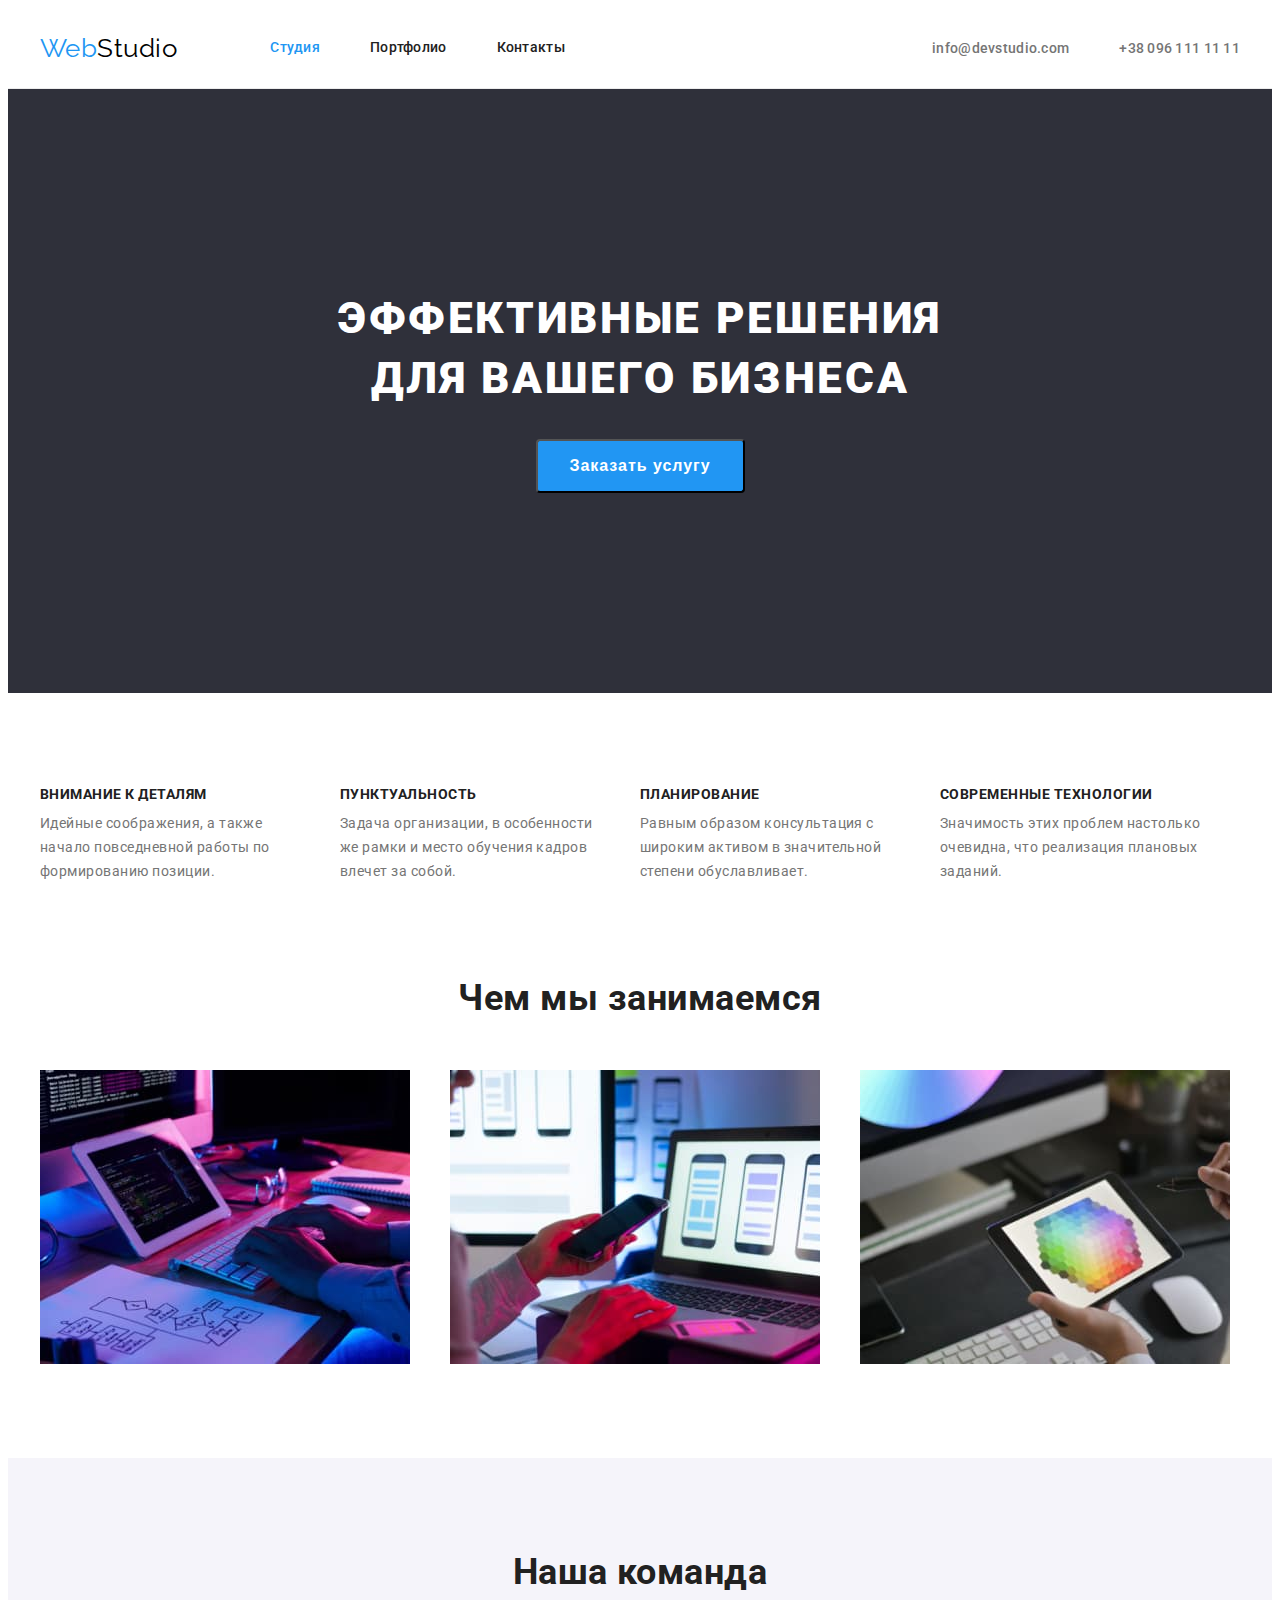
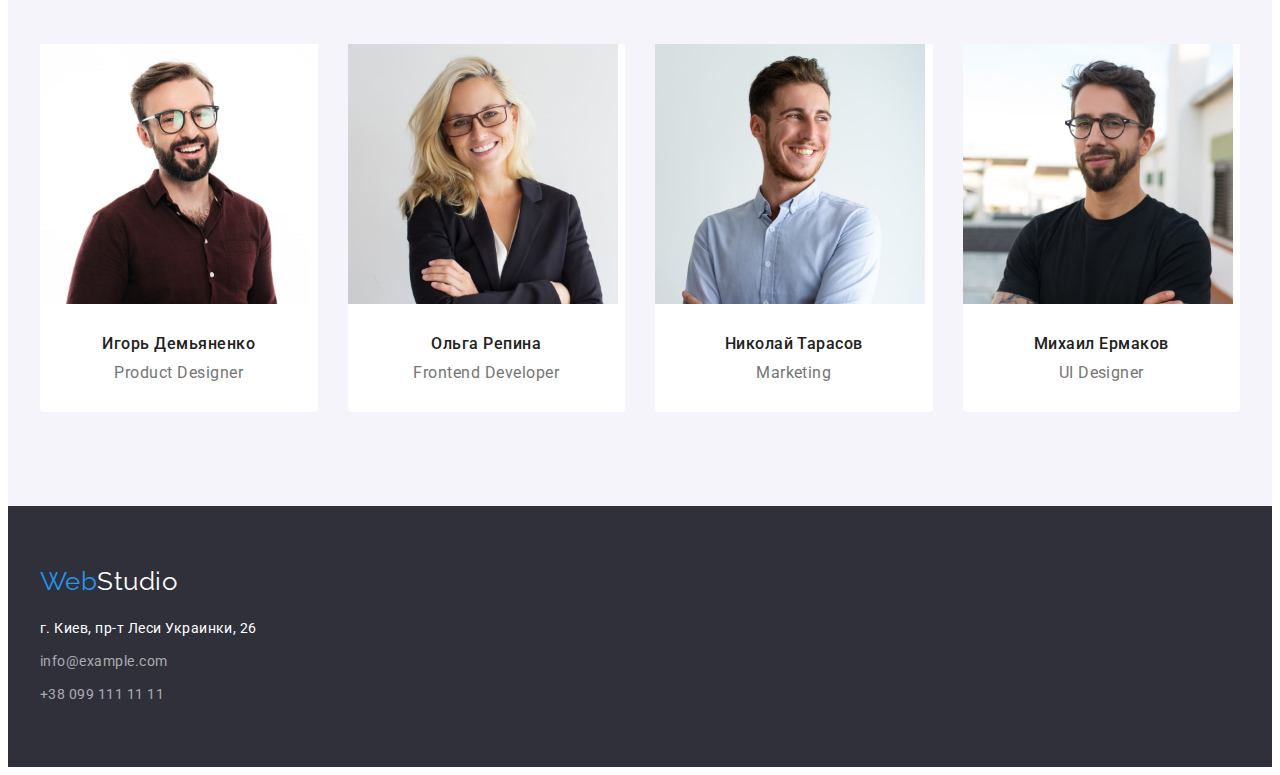
<file: index.html>
<!DOCTYPE html>
<html lang="ru">
<head>
    <meta charset="UTF-8">
    <meta http-equiv="X-UA-Compatible" content="IE=edge">
    <meta name="viewport" content="width=device-width, initial-scale=1.0">
    <title>WebStudio</title>
    <link href="https://fonts.googleapis.com/css2?family=Raleway:wght@700&family=Roboto:wght@400;500;700;900&display=swap" rel="stylesheet">
    <link rel="stylesheet" href="https://cdnjs.cloudflare.com/ajax/libs/modern-normalize/1.1.0/modern-normalize.min.css"
        integrity="sha512-wpPYUAdjBVSE4KJnH1VR1HeZfpl1ub8YT/NKx4PuQ5NmX2tKuGu6U/JRp5y+Y8XG2tV+wKQpNHVUX03MfMFn9Q=="
        crossorigin="anonymous" referrerpolicy="no-referrer" />
    <link rel="stylesheet" href="./css/styles.css">
</head>
<body>
    <!-- ===========HEADER===========-->
    <header class="header-flex">
        <div class="container">
            <a href="./" class="header-logo link">Web<span class="logo-firstly">Studio</span></a>
                <nav>
                    <ul class="header-list list">
                        <li class="header-item"><a href="./" class="link active">Студия</a></li>
                        <li class="header-item"><a href="./portfolio.html" class="link">Портфолио</a></li>
                        <li class="header-item"><a href="./" class="link">Контакты</a></li>
                    </ul>
                </nav>
                <ul class="contacts list">
                    <li class="contacts-item"><a href="mailto:info@devstudio.com" class="link">info@devstudio.com</a></li>
                    <li class="contacts-item"><a href="tel:+380961111111" class="link">+38 096 111 11 11</a></li>
                </ul>
        </div>
    </header>
    <!-- Main unique content -->
    <main>
        <!-- Hero section -->
        <section class="hero">
            <div class="container">
                <h1 class="hero-capt">Эффективные решения для вашего бизнеса</h1>
                <button type="button" class="btn">Заказать услугу</button>
            </div>
        </section>
        <!-- Section our advantage -->
        <section class="our-advantage">
            <div class="container">
            <h2 class="visually-hidden">Наши преимущества</h2>
                <ul class="advantage-list list">
                    <li class="list-item">
                        <h3 class="item-caption">Внимание к деталям</h3>
                        <p class="item-text">Идейные соображения, а также начало повседневной работы по формированию позиции.</p>
                    </li>
                    <li class="list-item">
                        <h3 class="item-caption">Пунктуальность</h3>
                        <p class="item-text">Задача организации, в особенности же рамки и место обучения кадров влечет за собой.</p>
                    </li>
                    <li class="list-item">
                        <h3 class="item-caption">Планирование</h3>
                        <p class="item-text">Равным образом консультация с широким активом в значительной степени обуславливает.</p>
                    </li>
                    <li class="list-item">
                        <h3 class="item-caption">Современные технологии</h3>
                        <p class="item-text">Значимость этих проблем настолько очевидна, что реализация плановых заданий.</p>
                    </li>
                </ul>
            </div>
        </section>
        <!-- What we do -->
        <section class="what-we-do">
            <div class="container">
                <h2 class="section-caption">Чем мы занимаемся</h2>
                <ul class="what-list list">
                    <li class="what-item"><img src="./images/what-we-do/box1.jpg" alt="hand on keyboard" width="370" class="img"></li>
                    <li class="what-item"><img src="./images/what-we-do/box2.jpg" alt="phone in hand" width="370"  class="img"></li>
                    <li class="what-item"><img src="./images/what-we-do/box3.jpg" alt="laptop in hand" width="370" class="img"></li>
                </ul>
            </div>
        </section>
        <!-- Our Team -->
        <section class="team">
            <div class="container">
                <h2 class="section-caption">Наша команда</h2>
                <ul class="team-list list">
                    <li class="item-team">
                        <img src="./images/our-team/img1.jpg" alt="man in glases" width="270" class="img">
                        <div class="team-padding">
                            <h3 class="team-caption">Игорь Демьяненко</h3>
                            <p class="team-text">Product Designer</p>
                        </div>
                        
                    </li>
                    <li class="item-team">
                        <img src="./images/our-team/img2.jpg" alt="woman in glases" width="270"  class="img">
                        <div class="team-padding">
                            <h3 class="team-caption">Ольга Репина</h3>
                            <p class="team-text">Frontend Developer</p>
                        </div>
                    </li>
                    <li class="item-team">
                        <img src="./images/our-team/img3.jpg" alt="man in shirt" width="270"  class="img">
                        <div class="team-padding">
                            <h3 class="team-caption">Николай Тарасов</h3>
                            <p class="team-text">Marketing</p>
                        </div>
                    </li>
                    <li class="item-team">
                        <img src="./images/our-team/img4.jpg" alt="main in t-shirt" width="270"  class="img">
                        <div class="team-padding">
                            <h3 class="team-caption">Михаил Ермаков</h3>
                            <p  class="team-text">UI Designer</p>
                        </div>
                    </li>
                </ul>
            </div>
        </section>
    </main>
    <!-- Footer -->
    <footer class="footer">
        <div class="container">
            <a href="./" class="footer-logo link">Web<span class="logo-secondary">Studio</span></a>
            <address>    
            <ul class="list">
                <li class="item-adress"><a href="https://goo.gl/maps/gdu9YAMxJbdQwpBC7" 
                target="_blank" rel="noreferrer noopener nofollow" class="link">г. Киев, пр-т Леси Украинки, 26</a></li>
                <li class="item-adress"><a href="mailto:info@example.com" class="link adress">info@example.com</a></li>
                <li class="item-adress"><a href="tel:+380991111111" class="link adress">+38 099 111 11 11</a></li>
            </ul>
            </address>
        </div>
    </footer>
</body>
</html>
</file>
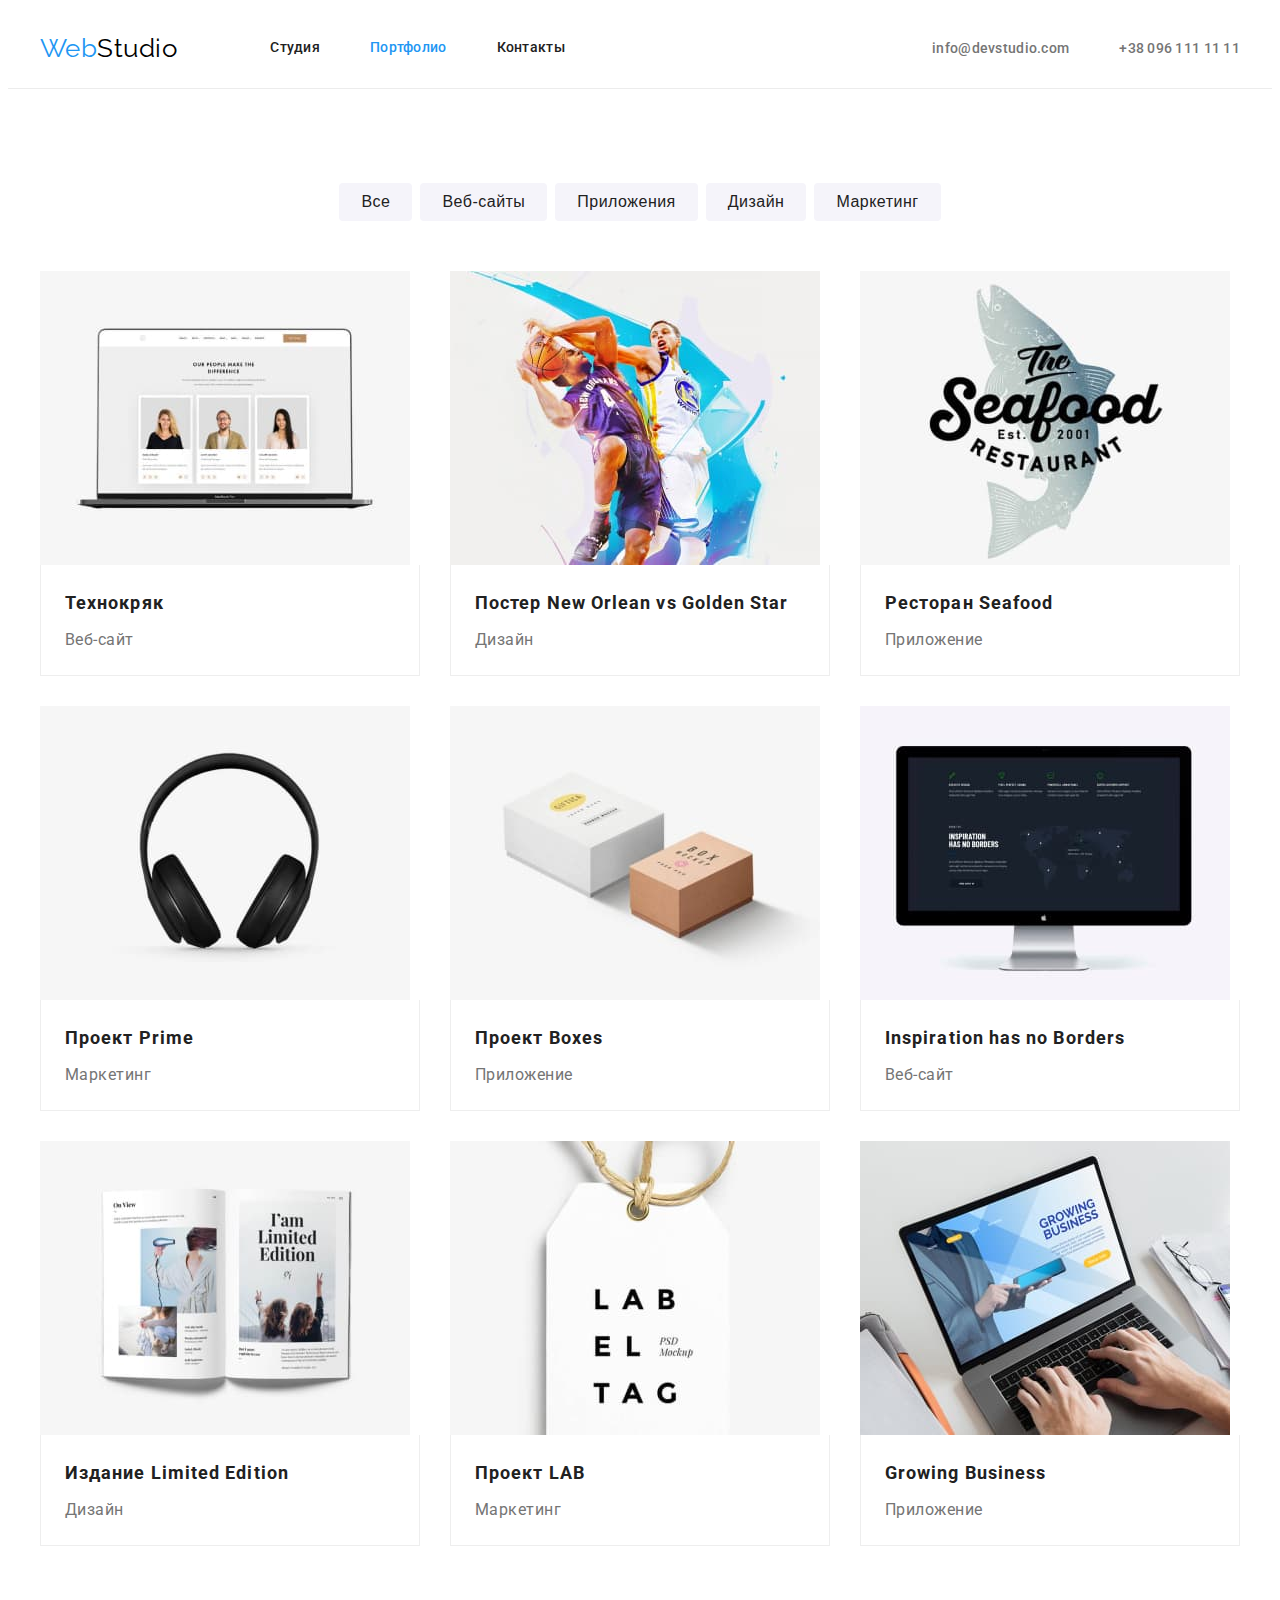
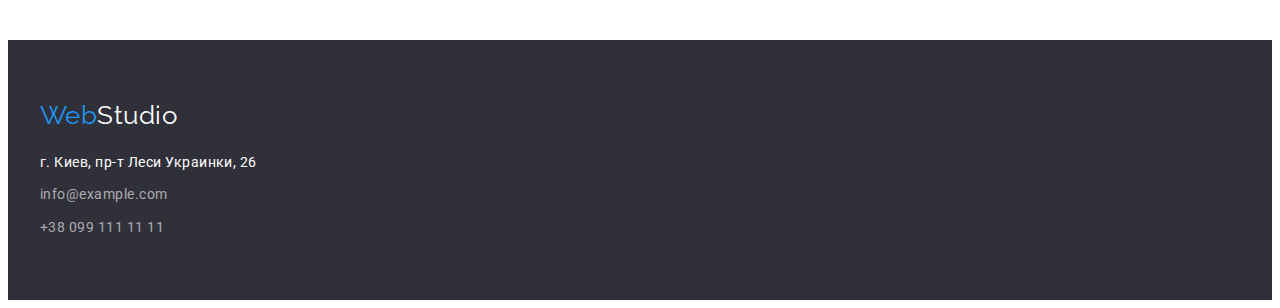
<file: portfolio.html>
<!DOCTYPE html>
<html lang="ru">
<head>
    <meta charset="UTF-8">
    <meta http-equiv="X-UA-Compatible" content="IE=edge">
    <meta name="viewport" content="width=device-width, initial-scale=1.0">
    <title>Portfolio</title>
    <link href="https://fonts.googleapis.com/css2?family=Raleway:wght@700&family=Roboto:wght@400;500;700;900&display=swap" rel="stylesheet">
    <link rel="stylesheet" href="https://cdnjs.cloudflare.com/ajax/libs/modern-normalize/1.1.0/modern-normalize.min.css"
        integrity="sha512-wpPYUAdjBVSE4KJnH1VR1HeZfpl1ub8YT/NKx4PuQ5NmX2tKuGu6U/JRp5y+Y8XG2tV+wKQpNHVUX03MfMFn9Q=="
        crossorigin="anonymous" referrerpolicy="no-referrer" />
    <link rel="stylesheet" href="./css/styles.css">
</head>
<body>
    <!-- ===========HEADER===========-->
    <header class="header-flex">
        <div class="container">
            <a href="./" class="header-logo link">Web<span class="logo-firstly">Studio</span></a>
            <nav>
                <ul class="header-list list">
                    <li class="header-item"><a href="./" class="link">Студия</a></li>
                    <li class="header-item"><a href="./portfolio.html" class="link active">Портфолио</a></li>
                    <li class="header-item"><a href="./" class="link">Контакты</a></li>
                </ul>
            </nav>
            <ul class="contacts list">
                <li class="contacts-item"><a href="mailto:info@devstudio.com" class="link">info@devstudio.com</a></li>
                <li class="contacts-item"><a href="tel:+380961111111" class="link">+38 096 111 11 11</a></li>
            </ul>
        </div>
    </header>
    <!-- Main unique content -->
    <main>
        <!-- Section 1 Our Works -->
        <section class="our-works">
            <div class="container">
                <h1 class="visually-hidden">Наши работы</h1>
                <ul class="works-list list">
                    <li class="works-item"><button type="button" class="item-btn">Все</button></li>
                    <li class="works-item"><button type="button" class="item-btn">Веб-сайты</button></li>
                    <li class="works-item"><button type="button" class="item-btn">Приложения</button></li>
                    <li class="works-item"><button type="button" class="item-btn">Дизайн</button></li>
                    <li class="works-item"><button type="button" class="item-btn">Маркетинг</button></li>
                </ul>
                <ul class="gallery list">
                    <li class="gallery-item">
                        <a href="./portfolio.html" class="link">
                            <img src="./images/partfolio/img1.jpg" alt="Веб-сайт на ноутбуке" width="370" class="img">
                            <div class="gallery-ptext">
                                <h2 class="gallery-capt">Технокряк</h2>
                                <p  class="gallery-text">Веб-сайт</p>
                            </div>
                        </a>
                    </li>
                    <li class="gallery-item">
                        <a href="./portfolio.html" class="link"> 
                            <img src="./images/partfolio/img2.jpg" alt="Блок в баскетболе" width="370" class="img">
                            <div class="gallery-ptext">
                                <h2 class="gallery-capt">Постер New Orlean vs Golden Star</h2>
                                <p  class="gallery-text">Дизайн</p>
                            </div>
                        </a>
                    </li>
                    <li class="gallery-item">
                        <a href="./portfolio.html" class="link">
                            <img src="./images/partfolio/img3.jpg" alt="Рыба и надпись" width="370" class="img">
                            <div class="gallery-ptext">
                                <h2 class="gallery-capt">Ресторан Seafood</h2>
                                <p  class="gallery-text">Приложение</p>
                            </div>
                        </a>
                    </li>
                    <li class="gallery-item">
                        <a href="./portfolio.html" class="link">
                            <img src="./images/partfolio/img4.jpg" alt="Наушники" width="370" class="img">
                            <div class="gallery-ptext">
                                <h2 class="gallery-capt">Проект Prime</h2>
                                <p  class="gallery-text">Маркетинг</p>
                            </div>
                        </a>
                    </li>
                    <li class="gallery-item">
                        <a href="./portfolio.html" class="link">
                            <img src="./images/partfolio/img5.jpg" alt="Белая и коричневая коробка" width="370" class="img">
                            <div class="gallery-ptext">
                                <h2 class="gallery-capt">Проект Boxes</h2>
                                <p  class="gallery-text">Приложение</p>
                            </div>
                        </a>
                    </li>
                    <li class="gallery-item">
                        <a href="./portfolio.html" class="link">
                            <img src="./images/partfolio/img6.jpg" alt="Сайт на мониторе" width="370" class="img">
                            <div class="gallery-ptext">
                                <h2 class="gallery-capt">Inspiration has no Borders</h2>
                                <p  class="gallery-text">Веб-сайт</p>
                            </div>
                        </a>
                    </li>
                    <li class="gallery-item">
                        <a href="./portfolio.html" class="link">
                            <img src="./images/partfolio/img7.jpg" alt="Открытый журнал" width="370" class="img">
                            <div class="gallery-ptext">
                                <h2 class="gallery-capt">Издание Limited Edition</h2>
                                <p  class="gallery-text">Дизайн</p>
                            </div>
                        </a>
                    </li>
                    <li class="gallery-item">
                        <a href="./portfolio.html" class="link">
                            <img src="./images/partfolio/img8.jpg" alt="Бирка с подписью" width="370" class="img">
                            <div class="gallery-ptext">
                                <h2 class="gallery-capt">Проект LAB</h2>
                                <p class="gallery-text">Маркетинг</p>
                            </div>
                        </a>
                    </li>
                    <li class="gallery-item">
                        <a href="./portfolio.html" class="link">
                            <img src="./images/partfolio/img9.jpg" alt="Пальцы на клавиатуре ноутбука" width="370" class="img">
                            <div class="gallery-ptext">
                                <h2 class="gallery-capt">Growing Business</h2>
                                <p class="gallery-text">Приложение</p>
                            </div>
                        </a>
                    </li>
                </ul>
            </div>
        </section>

    </main>
    <!-- Footer -->
    <footer class="footer">
        <div class="container">
            <a href="./" class="footer-logo link">Web<span class="logo-secondary">Studio</span></a>
            <address>
                <ul class="list">
                    <li class="item-adress"><a href="https://goo.gl/maps/gdu9YAMxJbdQwpBC7" target="_blank"
                            rel="noreferrer noopener nofollow" class="link">г. Киев, пр-т Леси Украинки, 26</a></li>
                    <li class="item-adress"><a href="mailto:info@example.com" class="link adress">info@example.com</a></li>
                    <li class="item-adress"><a href="tel:+380991111111" class="link adress">+38 099 111 11 11</a></li>
                </ul>
            </address>
        </div>
    </footer>
</body>
</html>
</file>
<file: css/styles.css>
:root {
  --link-accent: #2196f3;
  --firstly-accent: #000000;
  --secondary-accent: #ffffff;
  --main-text: #212121;
  --secondary-text: #757575;
  --secondary-back: #2f303a;
  --secbtn-color:#188ce8;
  --adress-color:rgba(255, 255, 255, 0.6);
  --border-accent:#ECECEC;
  --back-button:#f5f4fa;
  --sec-border-accent: #EEEEEE;
  --margin9:9px;
  --margin10:10px;
  --margin30: 30px;
  --margin50:50px;
  --padding30:30px;
  --padding32: 32px;
  --padding60:60px;
  --padding94:94px;
  --padding200:200px;
}

body {
  font-family: 'Roboto', sans-serif;
  letter-spacing: 0.03em;
}

/* Off style link */
.link {
  text-decoration: none;
}

/* Off style list */
.list {
  list-style-type: none;
}

/* margin-padding off */
h1,
h2,
h3,
h4,
h5,
h6,
p,
ul {
  margin: 0;
  padding: 0;
}

.container{
  width: 1200px;
  padding-left: 15px;
  padding-right: 15px;
  margin-left: auto;
  margin-right: auto;
  /* outline: 2px solid tomato; */
}


/* ===========HEADER=========== */
.header-flex{
  border-bottom: 1px solid var(--border-accent);
}

.header-flex .container {
  display: flex;
  align-items: center;
}

/* Logo */
.header-logo {
  margin-right: 93px;
}

.header-logo,
.footer-logo {
  color: var(--link-accent);

  font-family: 'Raleway', sans-serif;
  font-size: 26px;
  line-height: 1.19;
}

/* Logo accent */
.logo-firstly {
  color: var(--firstly-accent);

}

/* Menu nav */
.header-list {
  display: flex;
}

.header-item:not(:last-child) {
  margin-right: var(--margin50);
}

.header-list .link {
  color: var(--main-text);

  font-weight: 500;
  font-size: 14px;
  line-height: 1.14;
  letter-spacing: 0.02em;

  display: block;
  padding-top: var(--padding32);
  padding-bottom: var(--padding32);
}


/* Contacts */
.contacts{
display: flex;
margin-left: auto;
}

.contacts-item:not(:last-child){
  margin-right: var(--margin50);
}

.contacts .link {
  color: var(--secondary-text);

  font-weight: 500;
  font-size: 14px;
  line-height: 1.14;
  letter-spacing: 0.02em;

  padding-top: var(--padding32);
  padding-bottom: var(--padding32);
}

/*Active */
.link.active {
  color: var(--link-accent);
}

.header-list .link:hover,
.header-list .link:focus,
.contacts .link:hover,
.contacts .link:focus {
  color: var(--link-accent);
}

/* ===========HERO=========== */

.hero {
  background-color: var(--secondary-back);

  padding-top: var(--padding200);
  padding-bottom: var(--padding200);

  text-align: center;

}

.hero-capt {
  
  color: var(--secondary-accent);

  font-weight: 900;
  font-size: 44px;
  line-height: 1.36;
  letter-spacing: 0.06em;
  text-transform: uppercase;

  max-width: 700px;
  margin-right: auto;
  margin-bottom: var(--margin30);
  margin-left: auto;
}

/* Button */
.btn {
  background: var(--link-accent);
  color: var(--secondary-accent);

  font-weight: 700;
  font-size: 16px;
  line-height: 1.87;
  letter-spacing: 0.06em;
  cursor: pointer;

  border-radius: 4px;
  padding: 10px var(--padding32);
  min-width: 200px;
}

.btn:hover,
.btn:focus {
  background-color: var(--secbtn-color);
}

/* =========Section our advantage========== */

.our-advantage{
  padding-top: var(--padding94);
}

/*cant see */
.visually-hidden {
  position: absolute;
  white-space: nowrap;
  width: 1px;
  height: 1px;
  overflow: hidden;
  border: 0;
  padding: 0;
  clip: rect(0 0 0 0);
  clip-path: inset(50%);
  margin: -1px;
}

.advantage-list{
display: flex;
}

.list-item:not(:last-child){
  margin-right: var(--padding30);
}

.item-caption{
  color: var(--main-text);

  font-size: 14px;
  line-height: 1.14;
  text-transform: uppercase;

  margin-bottom: var(--margin10);
}

.item-text {
  color: var(--secondary-text);

  font-size: 14px;
  font-weight: 400;
  line-height: 1.71;

  max-width: 270px;
}

/* =============What we do=================== */

.what-we-do{
  padding-top: var(--padding94);
  padding-bottom: var(--padding94);
}

.section-caption {
  color: var(--main-text);

  font-size: 36px;
  line-height: 1.16;
  text-align: center;

  margin-bottom: var(--margin50);
}

.what-list{
  display: flex;
  margin-right: calc(-1 * var(--padding30));
}

.what-item{
  flex-basis: calc(100% / 3 - var(--padding30));
  margin-right: var(--padding30);
}

.img{
  display: block;
  max-width: 100%;
  height: auto;
}

/* ==========Section our team ===================*/

.team {
  background-color: #f5f4fa;
  padding-top: var(--padding94);
  padding-bottom: var(--padding94);
}

.team-list{
  display: flex;
  margin-right: calc(-1 * var(--padding30));
}

.item-team{
  flex-basis: calc(100% / 4 - var(--padding30));
  margin-right: var(--padding30);
  width: 270px;
  height: 368px;
  background-color: var(--secondary-accent);
  border-radius: 0px 0px 4px 4px;
}

.team-padding{
  text-align: center;
  padding: var(--padding30);

}

.team-caption {
  color: var(--main-text);

  font-weight: 500;
  font-size: 16px;
  line-height: 1.19;

  margin-bottom: var(--margin10);
}

.team-text {
  color: var(--secondary-text);

  font-weight: 400;
  font-size: 16px;
  line-height: 1.19;
}



/* =============FOOTER====================== */

.footer {
  background-color: var(--secondary-back);
  padding-top: var(--padding60);
  padding-bottom: var(--padding60);
}
.footer-logo{
display: block;
margin-bottom: 20px;
}

.logo-secondary {
  color: var(--secondary-accent);
}

.item-adress:not(:last-child){
  margin-bottom: var(--margin9);
}
.item-adress .link {
  color: var(--secondary-accent);

  font-style: normal;
  font-weight: 400;
  font-size: 14px;
  line-height: 1.71;

  display: block;
}

.link.adress {
  color: var(--adress-color);
}

.link.adress:hover,
.link.adress:focus,
.item-adress .link:hover,
.item-adress .link:focus {
  color: var(--link-accent);
}

/* ==========Portfolio =================*/

.our-works{
  padding-top: var(--padding94);
  padding-bottom: var(--padding94);
}

.works-list{
  display: flex;
  margin-bottom: var(--margin50);
  justify-content: center;
}

.works-item:not(:last-child){
  margin-right: 8px;
}

.item-btn {
  background: var(--back-button);
  color: var(--main-text);

  font-weight: 500;
  font-size: 16px;
  line-height: 1.62;
  letter-spacing: 0.03em;
  cursor: pointer;

  padding-top: 6px;
  padding-right: 22px;
  padding-bottom: 6px;
  padding-left: 22px;
  border-radius: 4px;
  border: var(--back-button);
}

.item-btn:hover,
.item-btn:focus {
  background: var(--link-accent);
  color: var(--secondary-accent);
}

.gallery{
  display: flex;
  flex-wrap: wrap;
  margin-right: calc(-1 * var(--padding30));
  margin-bottom: calc(-1 * var(--padding30));
}

.gallery-item{
  flex-basis: calc(100% / 3 - var(--padding30));
  margin-right: var(--padding30);
  margin-bottom: var(--padding30);
}

.gallery-ptext{
  padding-top: 20px;
  padding-right: 24px;
  padding-bottom: 20px;
  padding-left: 24px;
  border-right: 1px solid var(--sec-border-accent);
  border-bottom: 1px solid var(--sec-border-accent);
  border-left: 1px solid var(--sec-border-accent);

}

.gallery-capt {
  color: var(--main-text);

  font-weight: 700;
  font-size: 18px;
  line-height: 2;
  letter-spacing: 0.06em;

  margin-bottom: 4px;
}
.gallery-text {
  color: var(--secondary-text);

  font-weight: 400;
  font-size: 16px;
  line-height: 1.87;
}
</file>
